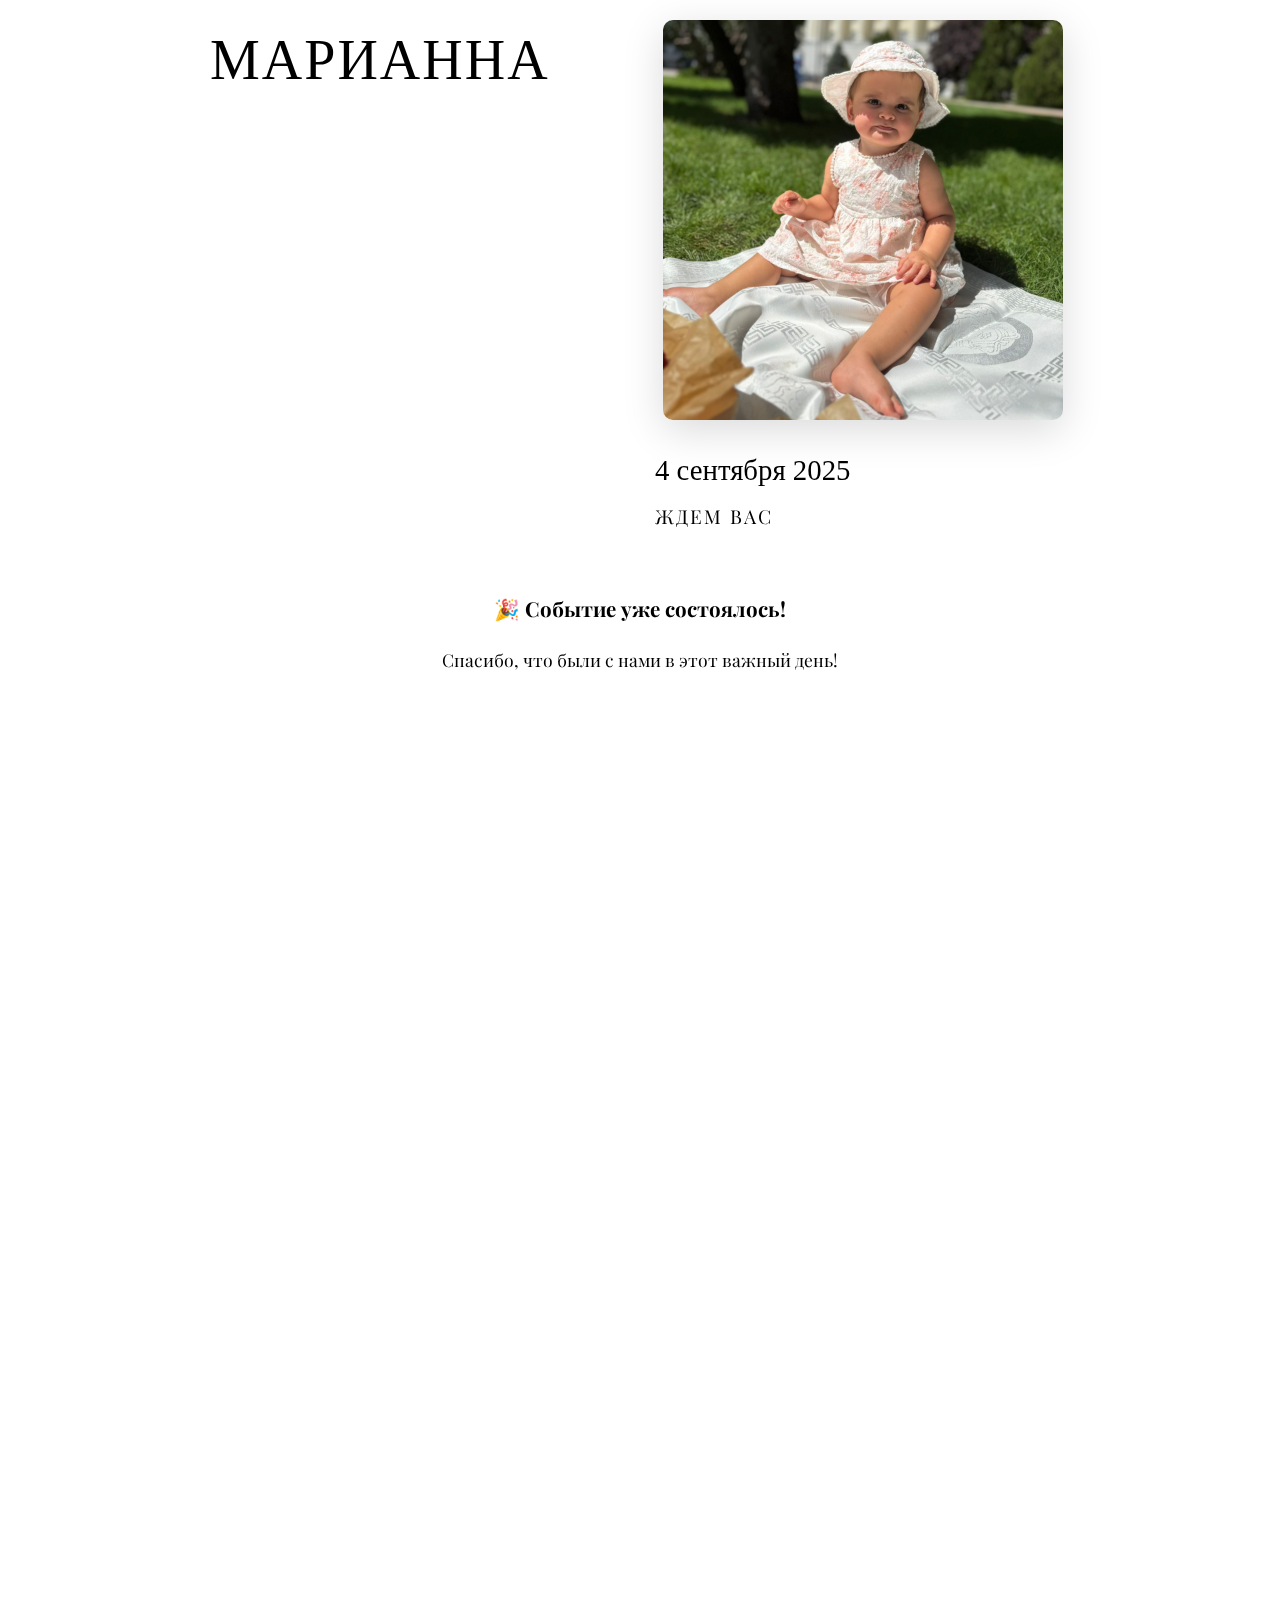
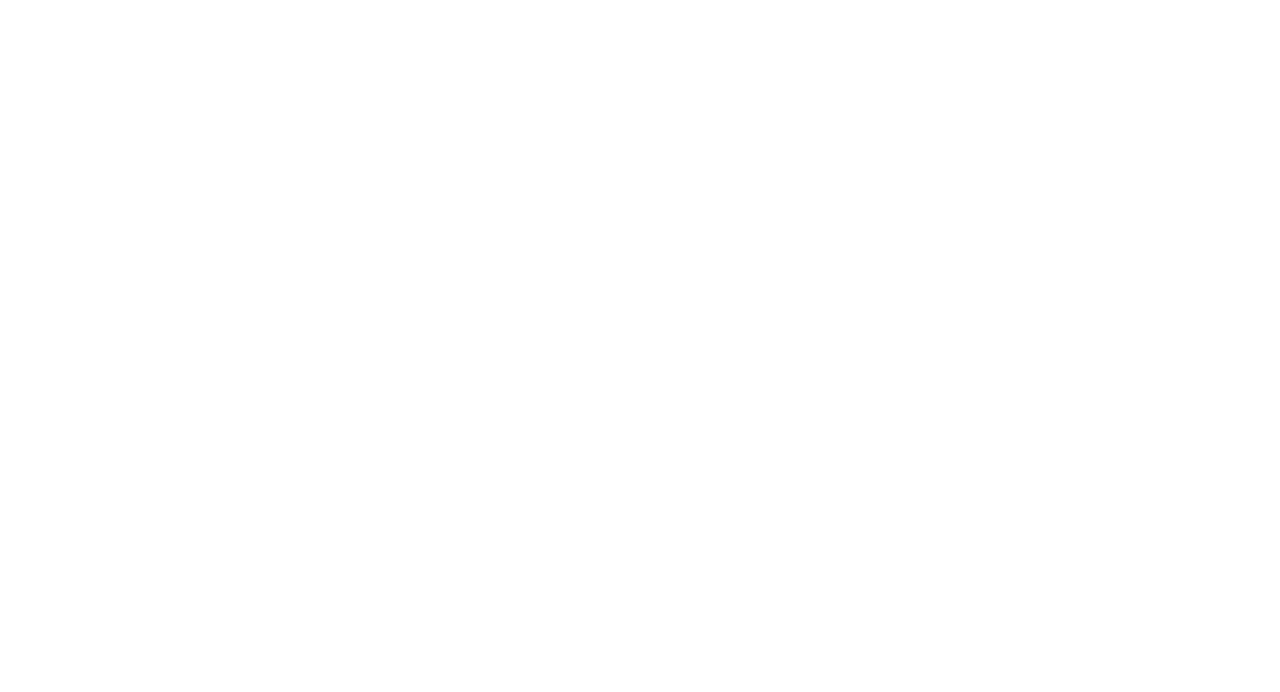
<file: svadba/сайт день рождения/index.html>
<!DOCTYPE html>
<html lang="ru">
<head>
  <meta charset="UTF-8">
  <meta name="viewport" content="width=device-width, initial-scale=1.0">
  <title>Марианна</title>
  
  <link rel="preconnect" href="https://fonts.googleapis.com">
  <link rel="preconnect" href="https://fonts.gstatic.com" crossorigin>
  <link href="https://fonts.googleapis.com/css2?family=Playfair+Display:wght@400;700&display=swap" rel="stylesheet">
  
  <link rel="stylesheet" href="styles.css">
  <link rel="icon" href="images/favicon.png" type="image/png">
</head>
<body>

  <div class="hearts-background">
    <ul>
      <li></li>
      <li></li>
      <li></li>
      <li></li>
      <li></li>
      <li></li>
      <li></li>
      <li></li>
      <li></li>
      <li></li>
      <li></li>
      <li></li>
      <li></li>
      <li></li>
      <li></li>
      <li></li>
      <li></li>
      <li></li>
      <li></li>
      <li></li>
    </ul>
  </div>

  <main class="container">
    
    <!-- Главный экран -->
    <header class="hero-section">
      <div class="hero-left">
        <div class="hero-names">
          <div class="name-line name-groom">Марианна</div>
        </div>
      </div>
      
      <div class="hero-right">
        <div class="hero-photo">
          <img src="mari.jpg" alt="Марианна">
        </div>
        <div class="hero-date-container">
          <div class="hero-date">4 сентября 2025</div>
          <div class="hero-subtitle">ЖДЕМ ВАС</div>
        </div>
      </div>
    </header>
    
    <!-- Таймер обратного отсчета -->
    <div class="countdown-clean fade-in-up" id="countdown">
      <div class="unit">
        <div id="days">00</div>
        <label>дней</label>
      </div>
      <div class="unit">
        <div id="hours">00</div>
        <label>часов</label>
      </div>
      <div class="unit">
        <div id="minutes">00</div>
        <label>минут</label>
      </div>
      <div class="unit">
        <div id="seconds">00</div>
        <label>секунд</label>
      </div>
    </div>
    
    <!-- Детали мероприятия -->
    <section class="custom-text fade-in-up">
      <h2>Приглашение</h2>
      <p>
        Мы рады Вам сообщить, что 04.09.25 состоится важное событие для нашей семьи: крестины и день рождение нашей дочери Марианны!<br>
Приглашаем Вас разделить с нами радость этого незабываемого дня.
      </p>
    </section>

    <!-- Информация о событии -->
    <section class="info fade-in-up">
      <p><strong>Дата:</strong> 4 сентября 2025</p>
      <p><strong>Время:</strong> 15:00</p>
      <p><strong>Адрес:</strong> <br>Толстого 2 в (Сурб Арутюн)<br></p>
      <p><strong><br>Время:</strong> 17:00</p>
      <p><strong>Адрес:</strong> <br>Шашлычный мир<br> (Мичуринская 203/1)</p>
    </section>

    <section class="timeline fade-in-up">
  <h2 class="timeline-title">Тайминг</h2>

  <div class="timeline-item">
    <span class="time">15:00</span>
    <span class="event"> Таинство крещения</span>
  </div>

  <div class="timeline-item">
    <span class="time">17:00</span>
    <span class="event"> Ресторан</span>
  </div>

</section>
    
    <!-- Форма подтверждения -->
    <form id="rsvp-form" class="fade-in-up">
      <h2>Подтвердите присутствие</h2>
      <label>Ваше имя и фамилия:</label>
      <input type="text" name="name" required>
      
      <label>Ожидать ли вас?</label>
      <select name="attendance" required>
        <option value="Да">Да</option>
        <option value="Нет">Нет</option>
        <option value="Возможно">Сообщу позже</option>
      </select>
      
      <button type="submit">Отправить</button>
      <p id="status-message"></p>
    </form>
  </main>

  <script src="script.js"></script>
</body>
</html>
</file>
<file: svadba/сайт день рождения/styles.css>
/* --- ШРИФТЫ И БАЗОВЫЕ СТИЛИ --- */
@font-face {
  font-family: 'Rupster Script Free';
  src: url('https://dl.dropboxusercontent.com/s/6b3q5w6z1z5d9j0/RupsterScriptFree.woff2') format('woff2'),
       url('https://dl.dropboxusercontent.com/s/2s2h2i5p4d4s2k1/RupsterScriptFree.woff') format('woff');
  font-weight: normal;
  font-style: normal;
  font-display: swap;
}

@font-face {
  font-family: 'Patrician';
  src: url('https://fonts.cdnfonts.com/s/55860/Patrician-Regular.woff') format('woff');
  font-weight: normal;
  font-style: normal;
  font-display: swap;
}

*, *::before, *::after {
  box-sizing: border-box;
}

body {
  background-color: #ffffff;
  color: #000000;
  font-family: 'Playfair Display', serif;
  font-weight: 400;
  font-size: 1.1rem;
  line-height: 1.6;
  margin: 0;
  padding: 0;
  text-align: center;
  overflow-x: hidden;
}

.container {
  max-width: 900px;
  margin: 0 auto;
  padding: 20px;
}

/* --- АНИМАЦИЯ ПОЯВЛЕНИЯ БЛОКОВ --- */
.fade-in-up {
  opacity: 0;
  transform: translateY(50px);
  transition: opacity 0.8s ease-out, transform 0.8s ease-out;
}

.fade-in-up.is-visible {
  opacity: 1;
  transform: translateY(0);
}


/* --- ЗАГОЛОВКИ И ПРИВЕТСТВИЕ --- */
.header {
  font-family: 'Rupster Script Free', cursive;
  font-size: 3.5rem;
  color: #000000;
  margin: 20px 0 10px;
  text-shadow: 0 2px 4px rgba(0, 0, 0, 0.1);
  line-height: 1.2;
}

#greeting {
  font-size: 2.8rem;
  margin-bottom: 20px;
}

/* --- ГЛАВНЫЙ ЭКРАН (HERO) --- */
.hero-section {
  display: flex;
  flex-direction: column;
  align-items: center;
  gap: 30px;
  margin-bottom: 40px;
}

.hero-left {
  order: 1;
  width: 100%;
}
.hero-right {
  order: 2;
  width: 100%;
}

.hero-names {
  font-family: 'Patrician', serif;
}

.name-line {
  margin: 10px 0;
  color: #000000;
  display: block;
  line-height: 1.1;
  letter-spacing: 2px;
}

.name-groom, .name-bride {
  font-size: 3.5rem;
  text-transform: uppercase;
}

.name-symbol {
  font-size: 3rem;
}

.hero-photo {
  width: 100%;
  max-width: 400px;
  margin: 0 auto;
}

.hero-photo img {
  width: 100%;
  height: auto;
  object-fit: cover;
  border-radius: 10px;
  box-shadow: 0 10px 40px rgba(0, 0, 0, 0.15);
}

.hero-date-container {
  margin-top: 20px;
}
.hero-date {
  font-family: 'Patrician', serif;
  font-size: 1.8rem;
}
.hero-subtitle {
  font-family: 'Playfair Display', serif;
  font-size: 1.2rem;
  margin-top: 8px;
  letter-spacing: 2px;
  text-transform: uppercase;
}

/* --- ФОТО МОЛОДОЖЕНОВ --- */
.photos {
  display: flex;
  justify-content: center;
  align-items: flex-start;
  flex-wrap: wrap;
  gap: 30px;
  margin: 40px 0;
}

.photo-card {
  flex: 1 1 300px;
  max-width: 350px;
  text-align: center;
  position: relative; /* Основа для позиционирования эффекта */
  overflow: hidden; /* Скрываем блик, когда он за пределами карточки */
  border-radius: 10px;
  box-shadow: 0 4px 12px rgba(0, 0, 0, 0.1);
  transition: box-shadow 0.4s ease; /* Плавная тень */
}

.photo-card:hover {
    box-shadow: 0 8px 25px rgba(0, 0, 0, 0.15);
}

.photo-card img {
  display: block;
  width: 100%;
  height: 350px;
  object-fit: cover;
  
  /* Плавный зум при наведении */
  transition: transform 0.6s cubic-bezier(0.25, 0.46, 0.45, 0.94);
}

/* При наведении курсора на карточку, фото плавно увеличивается */
.photo-card:hover img {
  transform: scale(1.1);
}

/* Создаем псевдо-элемент, который будет нашим СВЕТОВЫМ БЛИКОМ */
.photo-card::after {
  content: '';
  position: absolute;
  top: 0;
  left: 0;
  width: 50%; /* Блик не на всю ширину, а как полоса света */
  height: 100%;
  
  /* Создаем сам блик с помощью градиента */
  background: linear-gradient(
    to right, 
    rgba(255, 255, 255, 0) 0%, 
    rgba(255, 255, 255, 0.2) 50%, 
    rgba(255, 255, 255, 0) 100%
  );

  /* Изначально блик находится далеко слева, за пределами фото */
  transform: skewX(-25deg) translateX(-250%);
  
  /* Плавность движения блика */
  transition: transform 1.2s cubic-bezier(0.19, 1, 0.22, 1);
}

/* Когда мы наводим курсор на карточку... */
.photo-card:hover::after {
  /* ...блик плавно перемещается вправо, проходя через все фото */
  transform: skewX(-25deg) translateX(250%);
}

/* Имена остаются на фото, как и в прошлый раз */
.photo-card .groom-name,
.photo-card .bride-name {
  position: absolute;
  bottom: 0;
  left: 0;
  width: 100%;
  padding: 20px;
  margin: 0;
  font-family: 'Rupster Script Free', cursive;
  font-size: 2.2rem;
  color: #ffffff;
  background: linear-gradient(to top, rgba(0,0,0,0.7), transparent);
  text-shadow: 1px 1px 3px rgba(0,0,0,0.5);
  z-index: 2; /* Убедимся, что имя поверх блика */
}

/* --- ТАЙМЕР --- */
.countdown-clean {
  display: flex;
  justify-content: center;
  flex-wrap: wrap;
  gap: 15px;
  margin: 40px auto;
}
.countdown-clean .unit {
  background: #fdf6f7;
  border: 1px solid #f2e4e6;
  border-radius: 10px;
  padding: 15px;
  min-width: 80px;
  box-shadow: 0 4px 8px rgba(0,0,0,0.05);
}
.countdown-clean .unit div {
  font-family: 'Patrician', serif;
  font-size: 2.2rem;
  line-height: 1;
}
.countdown-clean .unit label {
  font-size: 0.9rem;
  text-transform: uppercase;
  letter-spacing: 1px;
  display: block;
  margin-top: 8px;
}

/* --- СЕКЦИЯ С ТЕКСТОМ --- */
.custom-text {
  max-width: 700px;
  margin: 60px auto;
  font-size: 1.15rem;
  line-height: 1.8;
  font-style: italic;
}
.custom-text h2 {
  font-family: 'Patrician', serif;
  font-size: 2.2rem;
  margin: 40px 0 20px;
  border-bottom: 1px solid #e8d0d3;
  padding-bottom: 10px;
  font-style: normal;
}

/* --- ИНФОРМАЦИЯ И КАРТА --- */
.info {
  /* Эффект матового стекла */
  background: rgba(249, 249, 249, 0.7);
  backdrop-filter: blur(8px);
  -webkit-backdrop-filter: blur(8px);

  border: 1px solid rgba(230, 230, 230, 0.6);
  padding: 25px;
  border-radius: 15px;
  margin: 40px 0;
  font-size: 1.1rem;
  box-shadow: 0 3px 15px rgba(0,0,0,0.06);
}
.info p {
  margin: 12px 0;
}
/* Остальные стили для карты без изменений */
.map-container {
  border-radius: 12px;
  overflow: hidden;
  margin: 30px 0;
  box-shadow: 0 3px 10px rgba(0,0,0,0.1);
}
iframe {
  width: 100%;
  height: 400px;
  border: none;
  display: block;
}

/* --- ДРЕСС-КОД --- */
.dress-code-exact {
  /* Эффект матового стекла */
  background: rgba(249, 249, 249, 0.7);
  backdrop-filter: blur(8px);
  -webkit-backdrop-filter: blur(8px);

  border: 1px solid rgba(230, 230, 230, 0.6);
  padding: 35px 25px;
  border-radius: 15px;
  margin: 40px 0;
  box-shadow: 0 3px 15px rgba(0,0,0,0.06);
}
.dress-code-exact h2 {
  font-family: 'Patrician', serif;
  font-size: 2.2rem;
  letter-spacing: 2px;
  margin-bottom: 20px;
}
/* Остальные стили внутри блока дресс-кода без изменений */
.dress-text p {
  font-size: 1.2rem;
  line-height: 1.6;
  margin: 12px 0;
}
.dress-columns-container {
  display: flex;
  flex-direction: column;
  gap: 30px;
  margin-top: 30px;
}
.dress-column h3 {
  font-family: 'Patrician', serif;
  font-size: 1.6rem;
  margin-bottom: 15px;
  letter-spacing: 1px;
}
.dress-description p {
  font-size: 1.15rem;
  line-height: 1.5;
  margin: 10px 0;
}
.group-photo img {
  width: 100%;
  border-radius: 10px;
}
/* --- ФОРМА RSVP --- */
#rsvp-form {
  /* Эффект матового стекла */
  background: rgba(253, 246, 247, 0.6);
  backdrop-filter: blur(10px);
  -webkit-backdrop-filter: blur(10px);

  border: 1px solid rgba(242, 228, 230, 0.5);
  padding: 30px;
  border-radius: 15px;
  margin: 40px auto;
  max-width: 700px;
  box-shadow: 0 3px 15px rgba(0,0,0,0.06);
}
#rsvp-form h2 {
  font-family: 'Patrician', serif;
  font-size: 2rem;
  margin-bottom: 25px;
}
/* Остальные стили для полей и кнопок без изменений */
#rsvp-form label {
  display: block;
  margin: 15px 0 8px;
  font-weight: bold;
}
#rsvp-form input,
#rsvp-form select,
#rsvp-form textarea {
  width: 100%;
  max-width: 400px;
  padding: 12px;
  border: 1px solid #e0c5c9;
  border-radius: 8px;
  font-size: 1rem;
  background: #fff;
  font-family: 'Playfair Display', serif;
  margin: 0 auto;
  display: block;
}
#rsvp-form button {
  width: 100%;
  max-width: 400px;
  padding: 14px;
  background: #8b0000;
  color: white;
  border: none;
  border-radius: 8px;
  cursor: pointer;
  margin: 25px auto 0;
  font-size: 1.1rem;
  font-weight: bold;
  transition: background 0.3s, transform 0.2s;
}
#rsvp-form button:hover {
  background: #a52a2a;
  transform: scale(1.02);
}
#status-message {
  margin-top: 20px;
  font-weight: bold;
}

/* --- МУЗЫКАЛЬНЫЙ ПЛЕЕР --- */
.music-controls {
  position: fixed;
  bottom: 20px;
  right: 20px;
  background: rgba(0, 0, 0, 0.7);
  border-radius: 50px;
  padding: 10px;
  display: flex;
  align-items: center;
  gap: 10px;
  z-index: 1000;
  backdrop-filter: blur(5px);
}
#music-toggle {
  background: none;
  border: none;
  color: #fff;
  font-size: 24px;
  cursor: pointer;
  padding: 0 5px;
}
#volume-slider {
  -webkit-appearance: none;
  appearance: none;
  width: 80px;
  height: 4px;
  background: rgba(255, 255, 255, 0.3);
  border-radius: 5px;
  outline: none;
  transition: opacity 0.2s;
}
#volume-slider::-webkit-slider-thumb {
  -webkit-appearance: none;
  appearance: none;
  width: 14px;
  height: 14px;
  background: #fff;
  cursor: pointer;
  border-radius: 50%;
}
#volume-slider::-moz-range-thumb {
  width: 14px;
  height: 14px;
  background: #fff;
  cursor: pointer;
  border-radius: 50%;
  border: none;
}


/* --- АДАПТИВНОСТЬ --- */
@media (min-width: 768px) {
  .hero-section {
    flex-direction: row;
    align-items: flex-start;
    text-align: left;
  }
  .hero-left, .hero-right {
    flex: 1;
  }
  .hero-left {
    order: 1;
  }
  .hero-right {
    order: 2;
  }
  #rsvp-form label, #rsvp-form h2 {
    text-align: center;
  }
  .dress-columns-container {
    flex-direction: row;
  }
  .dress-column {
    flex: 1;
  }
}

@media (max-width: 480px) {
  .header { font-size: 2.5rem; }
  #greeting { font-size: 1.8rem; }
  .name-groom, .name-bride { font-size: 2.5rem; }
  .name-symbol { font-size: 2.2rem; }
  .countdown-clean .unit div { font-size: 1.8rem; }
  .countdown-clean .unit label { font-size: 0.7rem; }
  .music-controls {
    bottom: 10px;
    right: 10px;
  }
}

/* --- АНИМАЦИЯ ФОНОВЫХ СЕРДЕЧЕК --- */

.hearts-background {
  position: fixed;
  top: 0;
  left: 0;
  width: 100%;
  height: 100vh;
  overflow: hidden; /* Скрываем сердечки, когда они улетают за пределы экрана */
  z-index: -1; /* САМОЕ ВАЖНОЕ: размещаем фон позади всего контента */
  pointer-events: none; /* Фон не будет мешать кликать по элементам сайта */
}

.hearts-background ul {
  position: absolute;
  top: 0;
  left: 0;
  width: 100%;
  height: 100%;
  margin: 0;
  padding: 0;
}

.hearts-background li {
  position: absolute;
  list-style: none;
  display: block;
  width: 40px; /* Базовый размер сердечка */
  height: 40px;
  /* Форма сердечка создана с помощью SVG */
  background-image: url("data:image/svg+xml,%3csvg xmlns='http://www.w3.org/2000/svg' viewBox='0 0 24 24'%3e%3cpath fill='%23ffccd5' d='M12 21.35l-1.45-1.32C5.4 15.36 2 12.28 2 8.5 2 5.42 4.42 3 7.5 3c1.74 0 3.41.81 4.5 2.09C13.09 3.81 14.76 3 16.5 3 19.58 3 22 5.42 22 8.5c0 3.78-3.4 6.86-8.55 11.54L12 21.35z'/%3e%3c/svg%3e");
  background-repeat: no-repeat;
  background-size: contain;
  
  bottom: -150px; /* Стартовая позиция - под экраном */

  /* Подключаем анимацию полета */
  animation: fly 25s linear infinite;
}

/* Создаем разнообразие в анимации для каждого сердечка */
.hearts-background li:nth-child(1) {
  left: 25%;
  width: 80px;
  height: 80px;
  animation-delay: 0s;
}
.hearts-background li:nth-child(2) {
  left: 10%;
  width: 20px;
  height: 20px;
  animation-delay: 2s;
  animation-duration: 12s;
}
.hearts-background li:nth-child(3) {
  left: 70%;
  width: 20px;
  height: 20px;
  animation-delay: 4s;
}
.hearts-background li:nth-child(4) {
  left: 40%;
  width: 60px;
  height: 60px;
  animation-delay: 0s;
  animation-duration: 18s;
}
.hearts-background li:nth-child(5) {
  left: 65%;
  width: 20px;
  height: 20px;
  animation-delay: 0s;
}
.hearts-background li:nth-child(6) {
  left: 75%;
  width: 110px;
  height: 110px;
  animation-delay: 3s;
  opacity: 0.7;
}
.hearts-background li:nth-child(7) {
  left: 35%;
  width: 150px;
  height: 150px;
  animation-delay: 7s;
  opacity: 0.5;
}
.hearts-background li:nth-child(8) {
  left: 50%;
  width: 25px;
  height: 25px;
  animation-delay: 15s;
  animation-duration: 45s;
}
.hearts-background li:nth-child(9) {
  left: 20%;
  width: 15px;
  height: 15px;
  animation-delay: 2s;
  animation-duration: 35s;
}
.hearts-background li:nth-child(10) {
  left: 85%;
  width: 150px;
  height: 150px;
  animation-delay: 0s;
  animation-duration: 11s;
  opacity: 0.6;
}

/* Описание самой анимации полета */
@keyframes fly {
  0% {
    transform: translateY(0) rotate(0deg);
    opacity: 1;
  }
  100% {
    /* Сердечко улетает вверх за пределы экрана */
    transform: translateY(-120vh) rotate(720deg);
    opacity: 0;
  }
}

.timeline {
  text-align: center;
  margin: 50px auto;
  padding: 40px 20px;
  max-width: 700px;

  background: #fff;
  border-radius: 16px;
  box-shadow: 0 4px 12px rgba(0,0,0,0.08);
}

.timeline-title {
  font-family: "Playfair Display", serif;
  font-size: 2.2rem;
  font-weight: 700;
  margin-bottom: 35px;
  color: #000;
}

.timeline-item {
  display: flex;
  align-items: center;
  justify-content: center;
  margin: 20px 0;
  gap: 18px;
}

.timeline-item .time {
  font-family: "Playfair Display", serif;
  font-size: 1.3rem;
  font-style: italic;
  color: #111;
  width: 80px;
  text-align: right;
}

.timeline-icon {
  width: 36px;
  height: 36px;
  object-fit: contain;
  filter: grayscale(100%);
}

.timeline-item .event {
  font-family: "Playfair Display", serif;
  font-size: 1.3rem;
  color: #111;
}
</file>
